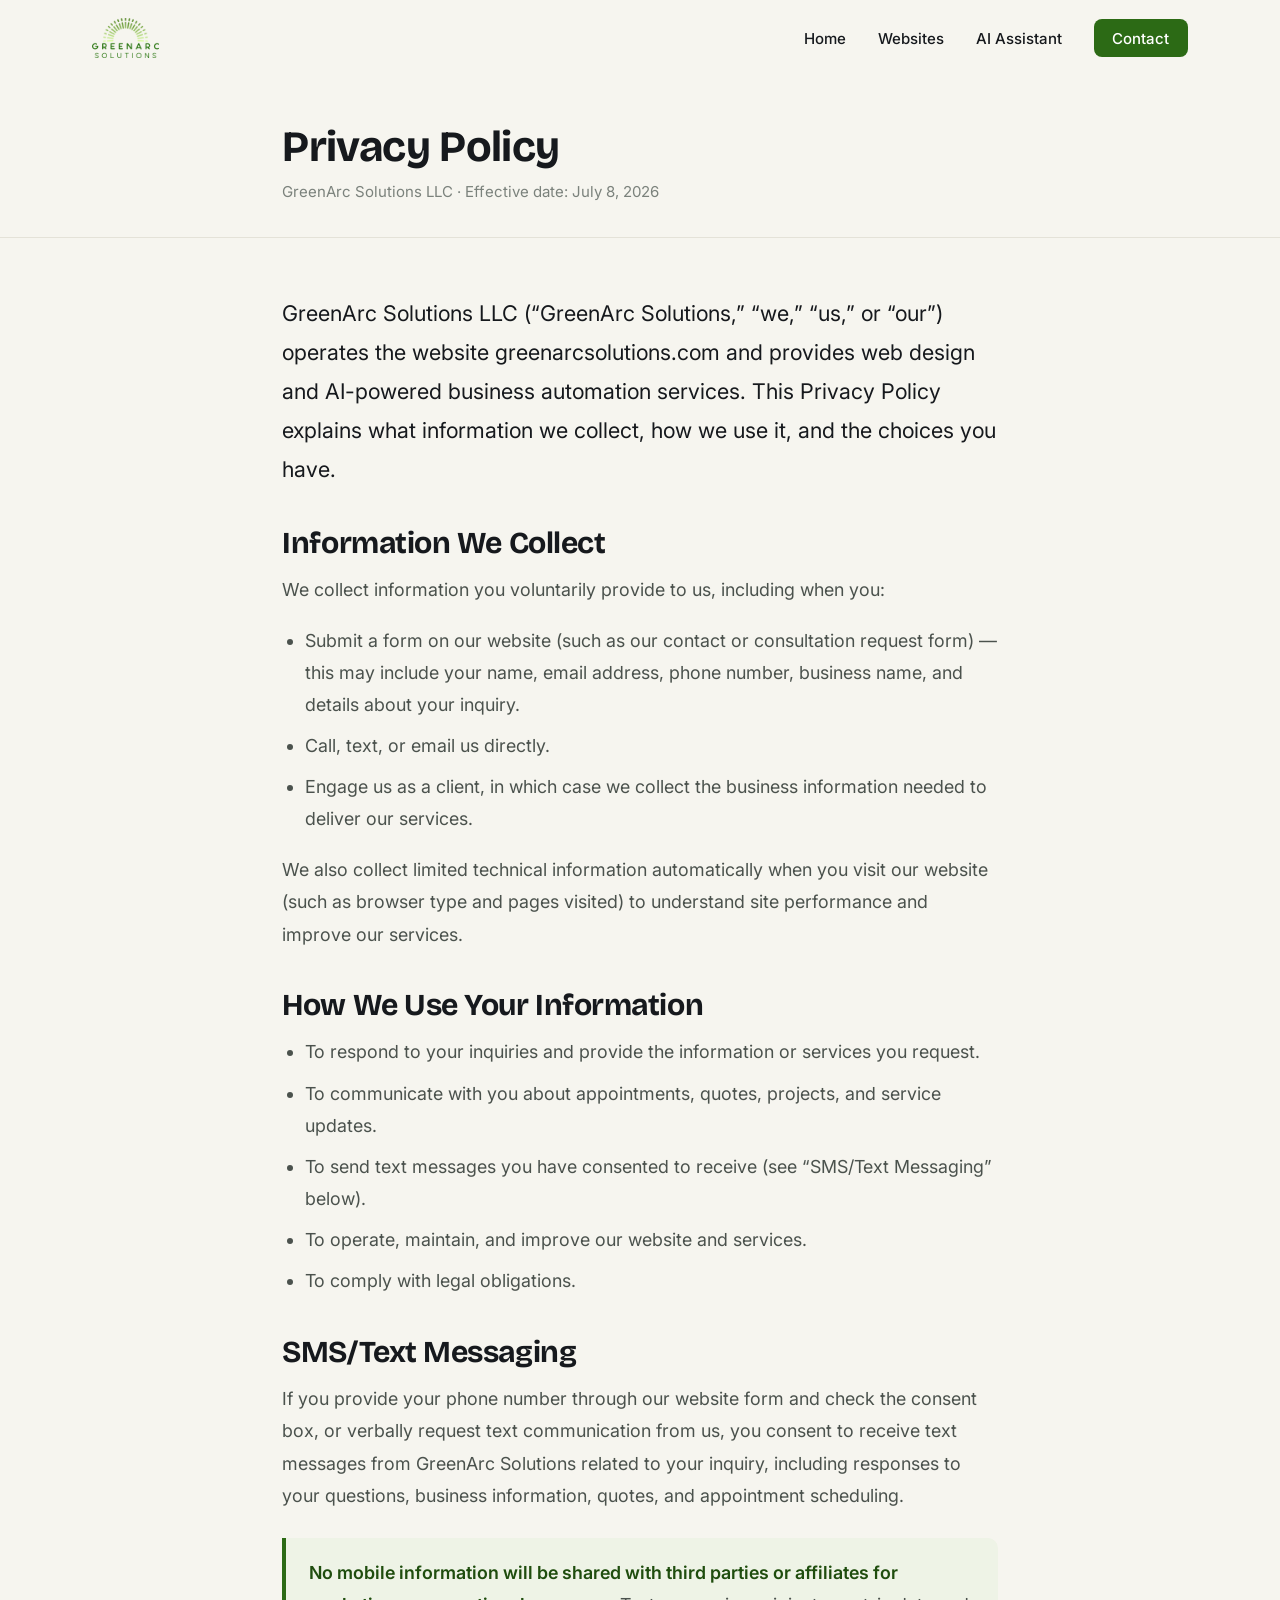
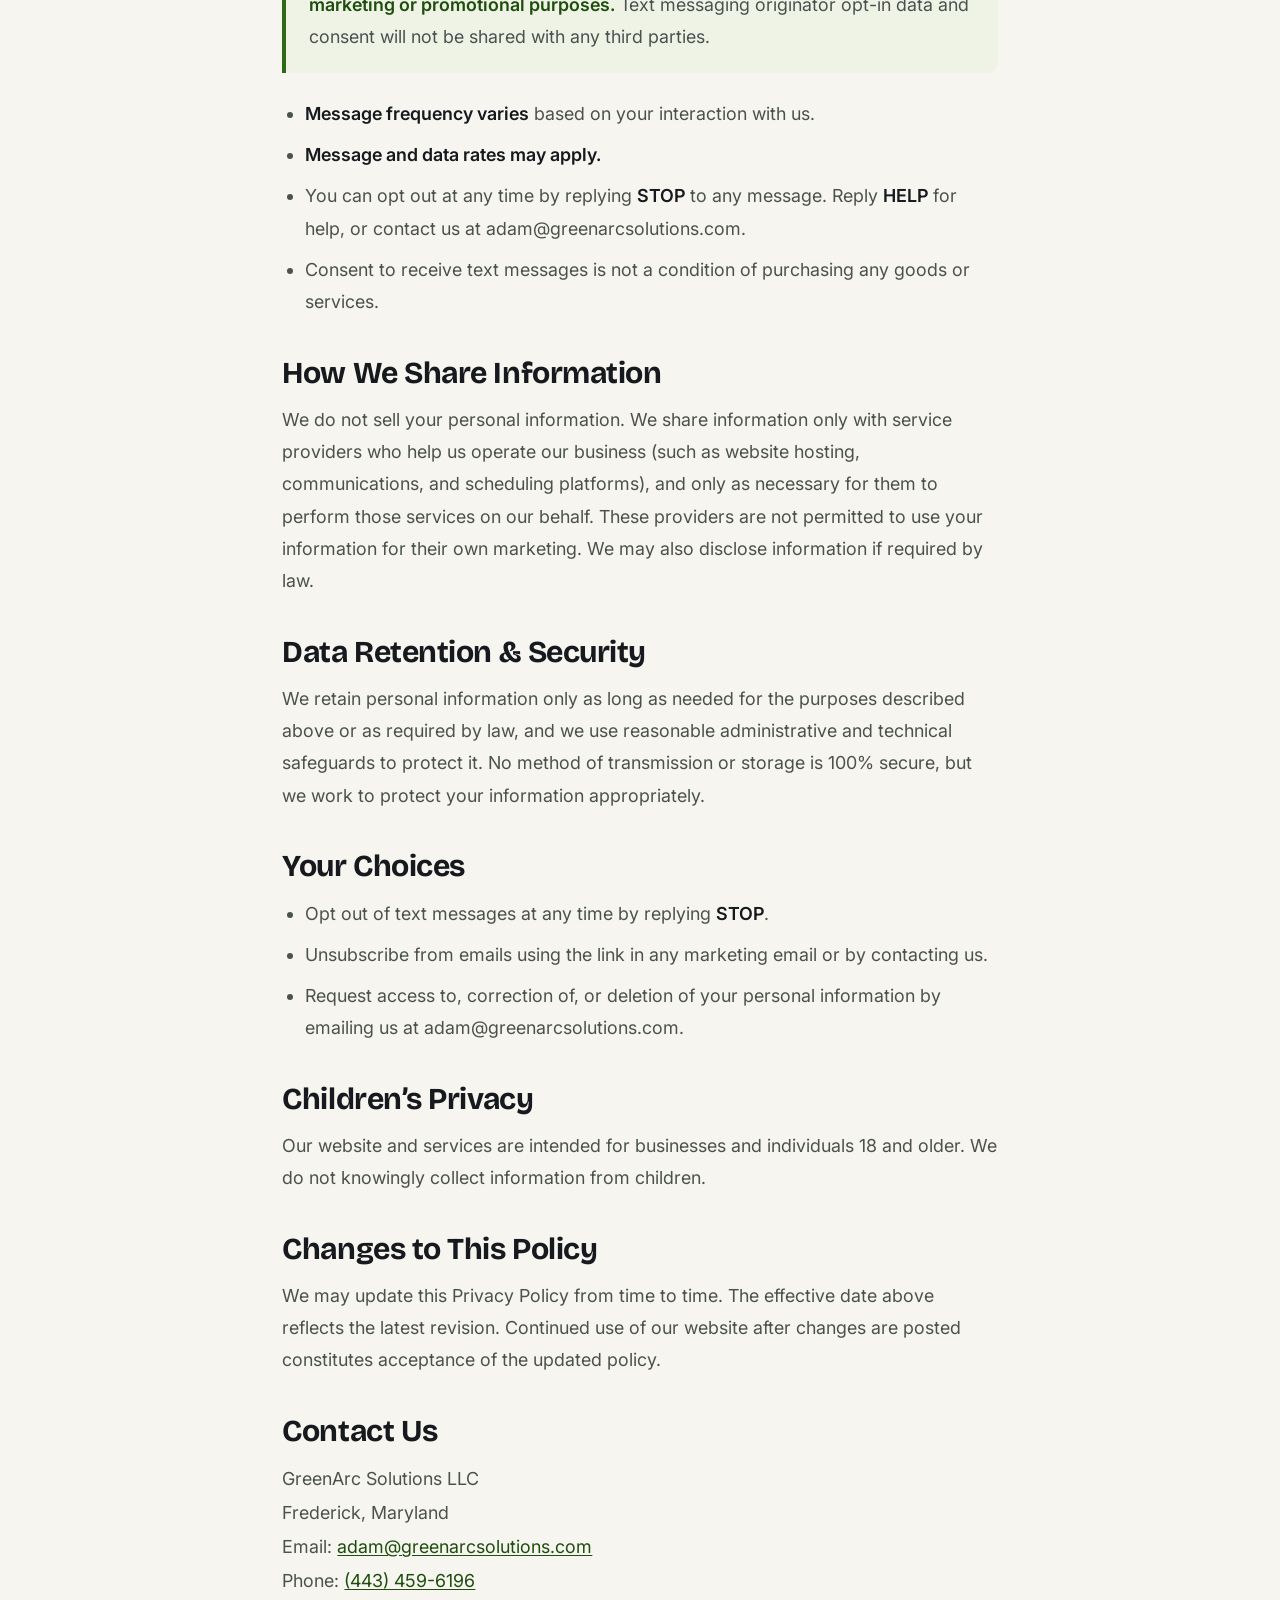
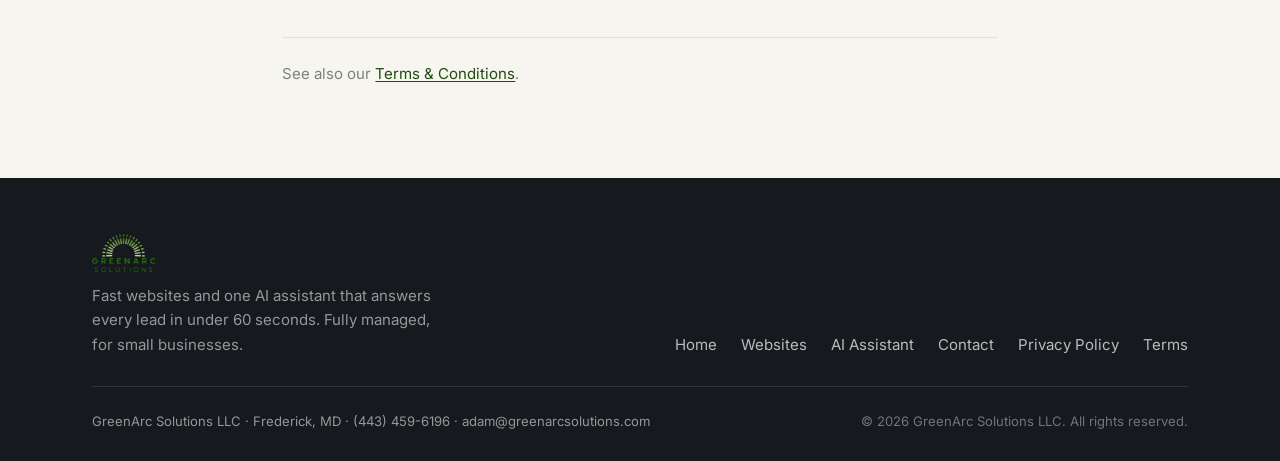
<file: privacy.html>
<!DOCTYPE html>
<html lang="en">
<head>
    <meta charset="UTF-8">
    <meta name="viewport" content="width=device-width, initial-scale=1.0">
    <title>Privacy Policy | GreenArc Solutions</title>
    <meta name="description" content="GreenArc Solutions LLC Privacy Policy — what information we collect, how we use it, and your choices, including our SMS/text messaging practices.">
    <meta name="robots" content="index, follow">
    <link rel="canonical" href="https://greenarcsolutions.com/privacy">

    <!-- Open Graph / Social -->
    <meta property="og:type" content="website">
    <meta property="og:site_name" content="GreenArc Solutions">
    <meta property="og:locale" content="en_US">
    <meta property="og:title" content="Privacy Policy | GreenArc Solutions">
    <meta property="og:description" content="How GreenArc Solutions collects, uses, and protects your information.">
    <meta property="og:url" content="https://greenarcsolutions.com/privacy">
    <meta property="og:image" content="https://greenarcsolutions.com/assets/images/og-image.png">

    <!-- Favicon -->
    <link rel="icon" type="image/png" sizes="96x96" href="assets/icons/favicon-96x96.png">
    <link rel="icon" type="image/svg+xml" href="assets/icons/favicon.svg">
    <link rel="shortcut icon" href="assets/icons/favicon.ico">
    <link rel="apple-touch-icon" sizes="180x180" href="assets/icons/apple-touch-icon.png">
    <link rel="manifest" href="assets/icons/site.webmanifest">

    <!-- Fonts -->
    <link rel="preconnect" href="https://fonts.googleapis.com">
    <link rel="preconnect" href="https://fonts.gstatic.com" crossorigin>
    <link href="https://fonts.googleapis.com/css2?family=Bricolage+Grotesque:wght@600;700;800&family=Inter:wght@400;500;600&display=swap" rel="stylesheet">

    <!-- Styles -->
    <link rel="stylesheet" href="main.css">
</head>
<body class="legal-page">
    <!-- Skip to main content -->
    <a href="#main" class="skip-link">Skip to main content</a>

    <!-- Header / Navigation -->
    <header class="site-header" id="header">
        <nav class="nav-container" aria-label="Main navigation">
            <a href="/" class="nav-logo" aria-label="GreenArc Solutions home">
                <img src="assets/images/fulllogo_transparent_nobuffer.png" alt="GreenArc Solutions" width="66" height="40" />
            </a>
            <button class="nav-toggle" aria-label="Toggle menu" aria-expanded="false">
                <span class="hamburger"></span>
            </button>
            <ul class="nav-links">
                <li><a href="/">Home</a></li>
                <li><a href="/websites">Websites</a></li>
                <li><a href="/ai-agents">AI Assistant</a></li>
                <li><a href="/#contact" class="nav-cta">Contact</a></li>
            </ul>
        </nav>
    </header>

    <main id="main">
        <!-- Page header -->
        <section class="legal-hero">
            <div class="container">
                <h1>Privacy Policy</h1>
                <p class="legal-subtitle">GreenArc Solutions LLC &middot; Effective date: July 8, 2026</p>
            </div>
        </section>

        <!-- Content -->
        <section class="legal-content">
            <div class="container">
                <article class="legal-prose">
                    <p>GreenArc Solutions LLC (&ldquo;GreenArc Solutions,&rdquo; &ldquo;we,&rdquo; &ldquo;us,&rdquo; or &ldquo;our&rdquo;) operates the website greenarcsolutions.com and provides web design and AI-powered business automation services. This Privacy Policy explains what information we collect, how we use it, and the choices you have.</p>

                    <h2>Information We Collect</h2>
                    <p>We collect information you voluntarily provide to us, including when you:</p>
                    <ul>
                        <li>Submit a form on our website (such as our contact or consultation request form) &mdash; this may include your name, email address, phone number, business name, and details about your inquiry.</li>
                        <li>Call, text, or email us directly.</li>
                        <li>Engage us as a client, in which case we collect the business information needed to deliver our services.</li>
                    </ul>
                    <p>We also collect limited technical information automatically when you visit our website (such as browser type and pages visited) to understand site performance and improve our services.</p>

                    <h2>How We Use Your Information</h2>
                    <ul>
                        <li>To respond to your inquiries and provide the information or services you request.</li>
                        <li>To communicate with you about appointments, quotes, projects, and service updates.</li>
                        <li>To send text messages you have consented to receive (see &ldquo;SMS/Text Messaging&rdquo; below).</li>
                        <li>To operate, maintain, and improve our website and services.</li>
                        <li>To comply with legal obligations.</li>
                    </ul>

                    <h2>SMS/Text Messaging</h2>
                    <p>If you provide your phone number through our website form and check the consent box, or verbally request text communication from us, you consent to receive text messages from GreenArc Solutions related to your inquiry, including responses to your questions, business information, quotes, and appointment scheduling.</p>

                    <div class="legal-callout">
                        <p><strong>No mobile information will be shared with third parties or affiliates for marketing or promotional purposes.</strong> Text messaging originator opt-in data and consent will not be shared with any third parties.</p>
                    </div>

                    <ul>
                        <li><strong>Message frequency varies</strong> based on your interaction with us.</li>
                        <li><strong>Message and data rates may apply.</strong></li>
                        <li>You can opt out at any time by replying <strong>STOP</strong> to any message. Reply <strong>HELP</strong> for help, or contact us at adam@greenarcsolutions.com.</li>
                        <li>Consent to receive text messages is not a condition of purchasing any goods or services.</li>
                    </ul>

                    <h2>How We Share Information</h2>
                    <p>We do not sell your personal information. We share information only with service providers who help us operate our business (such as website hosting, communications, and scheduling platforms), and only as necessary for them to perform those services on our behalf. These providers are not permitted to use your information for their own marketing. We may also disclose information if required by law.</p>

                    <h2>Data Retention &amp; Security</h2>
                    <p>We retain personal information only as long as needed for the purposes described above or as required by law, and we use reasonable administrative and technical safeguards to protect it. No method of transmission or storage is 100% secure, but we work to protect your information appropriately.</p>

                    <h2>Your Choices</h2>
                    <ul>
                        <li>Opt out of text messages at any time by replying <strong>STOP</strong>.</li>
                        <li>Unsubscribe from emails using the link in any marketing email or by contacting us.</li>
                        <li>Request access to, correction of, or deletion of your personal information by emailing us at adam@greenarcsolutions.com.</li>
                    </ul>

                    <h2>Children&rsquo;s Privacy</h2>
                    <p>Our website and services are intended for businesses and individuals 18 and older. We do not knowingly collect information from children.</p>

                    <h2>Changes to This Policy</h2>
                    <p>We may update this Privacy Policy from time to time. The effective date above reflects the latest revision. Continued use of our website after changes are posted constitutes acceptance of the updated policy.</p>

                    <h2>Contact Us</h2>
                    <p class="legal-contact">
                        GreenArc Solutions LLC<br>
                        Frederick, Maryland<br>
                        Email: <a href="mailto:adam@greenarcsolutions.com">adam@greenarcsolutions.com</a><br>
                        Phone: <a href="tel:+14434596196">(443) 459-6196</a>
                    </p>

                    <p class="legal-related">See also our <a href="/terms">Terms &amp; Conditions</a>.</p>
                </article>
            </div>
        </section>
    </main>

    <!-- Footer -->
    <footer class="site-footer">
        <div class="container">
            <div class="footer-top">
                <div class="footer-brand">
                    <img src="assets/images/fulllogo_transparent_nobuffer.png" alt="GreenArc Solutions" class="footer-logo" width="63" height="38" loading="lazy" decoding="async" />
                    <p>Fast websites and one AI assistant that answers every lead in under 60 seconds. Fully managed, for small businesses.</p>
                </div>
                <nav class="footer-nav" aria-label="Footer navigation">
                    <a href="/">Home</a>
                    <a href="/websites">Websites</a>
                    <a href="/ai-agents">AI Assistant</a>
                    <a href="/#contact">Contact</a>
                    <a href="/privacy">Privacy Policy</a>
                    <a href="/terms">Terms</a>
                </nav>
            </div>
            <div class="footer-bottom">
                <p class="footer-nap">GreenArc Solutions LLC &middot; Frederick, MD &middot; <a href="tel:+14434596196">(443) 459-6196</a> &middot; <a href="mailto:adam@greenarcsolutions.com">adam@greenarcsolutions.com</a></p>
                <p class="copy">&copy; <span id="currentYear"></span> GreenArc Solutions LLC. All rights reserved.</p>
            </div>
        </div>
    </footer>

    <script src="script.js"></script>
</body>
</html>
</file>
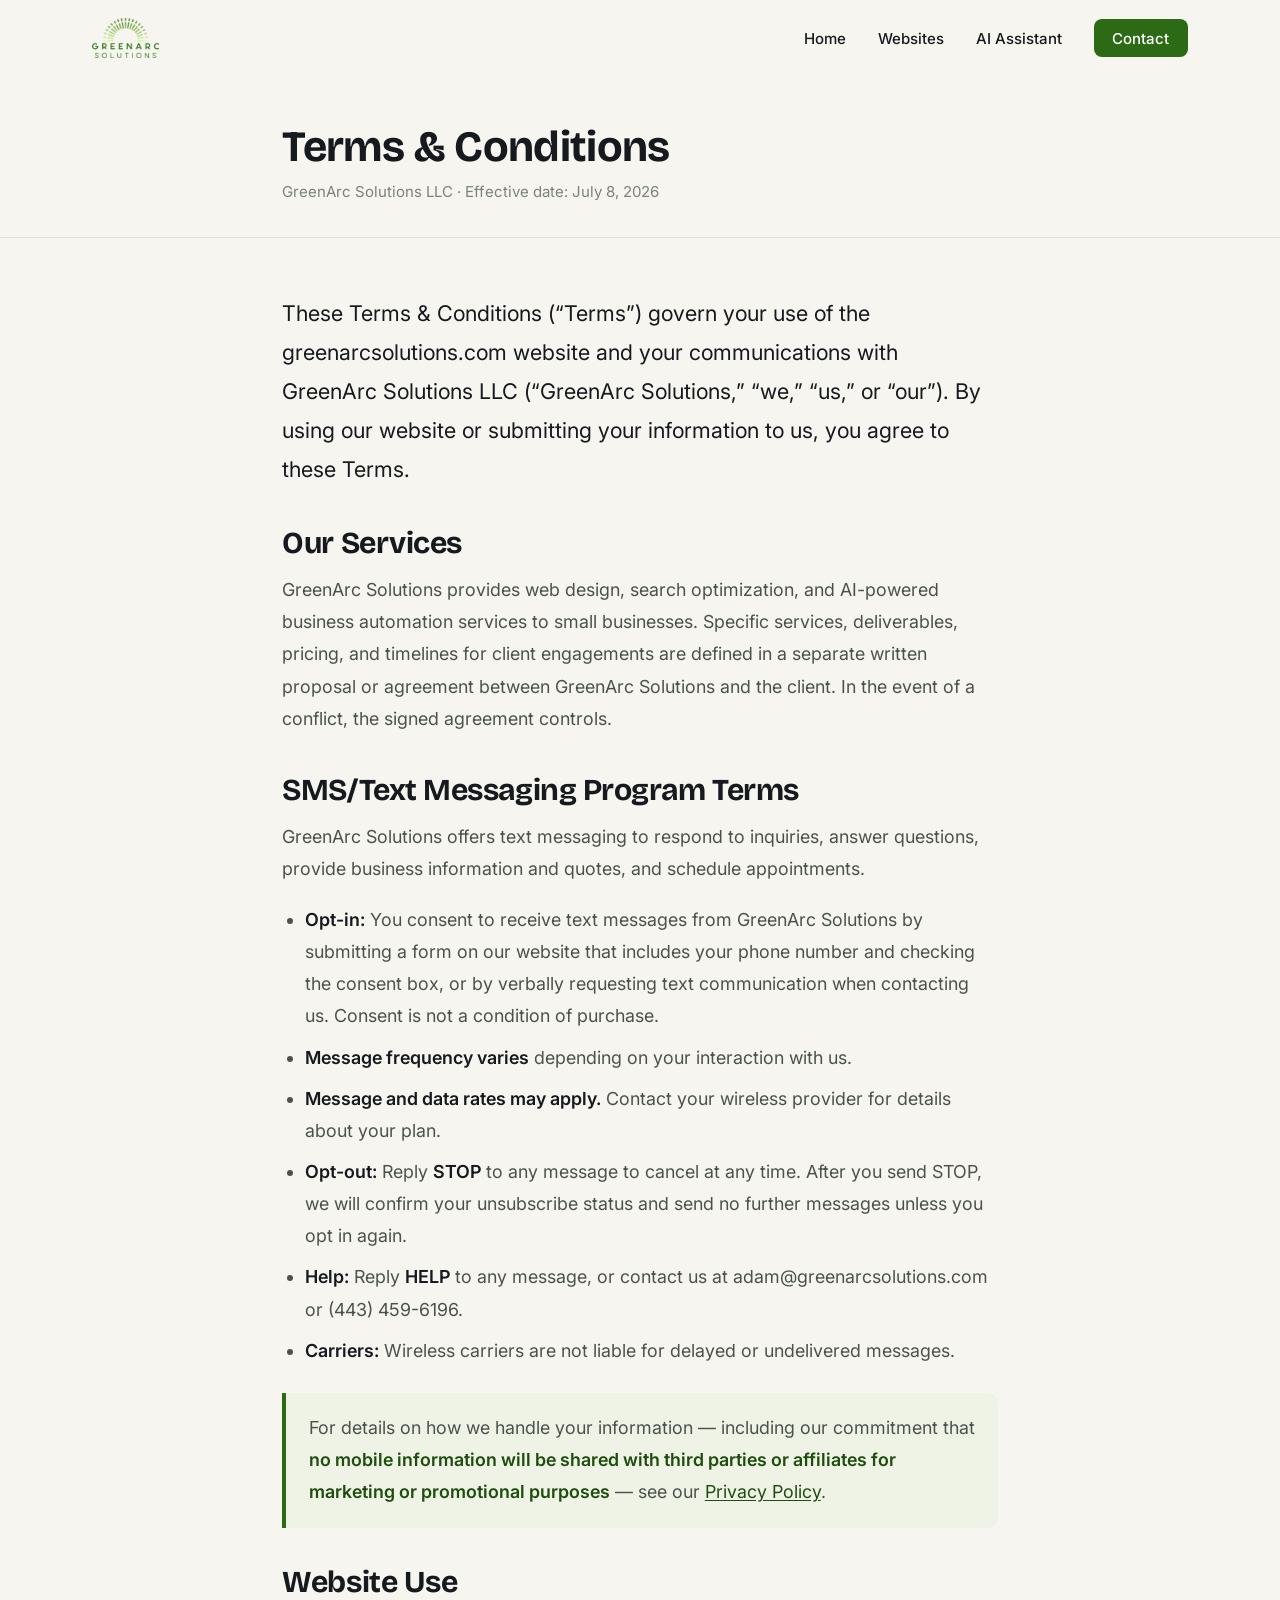
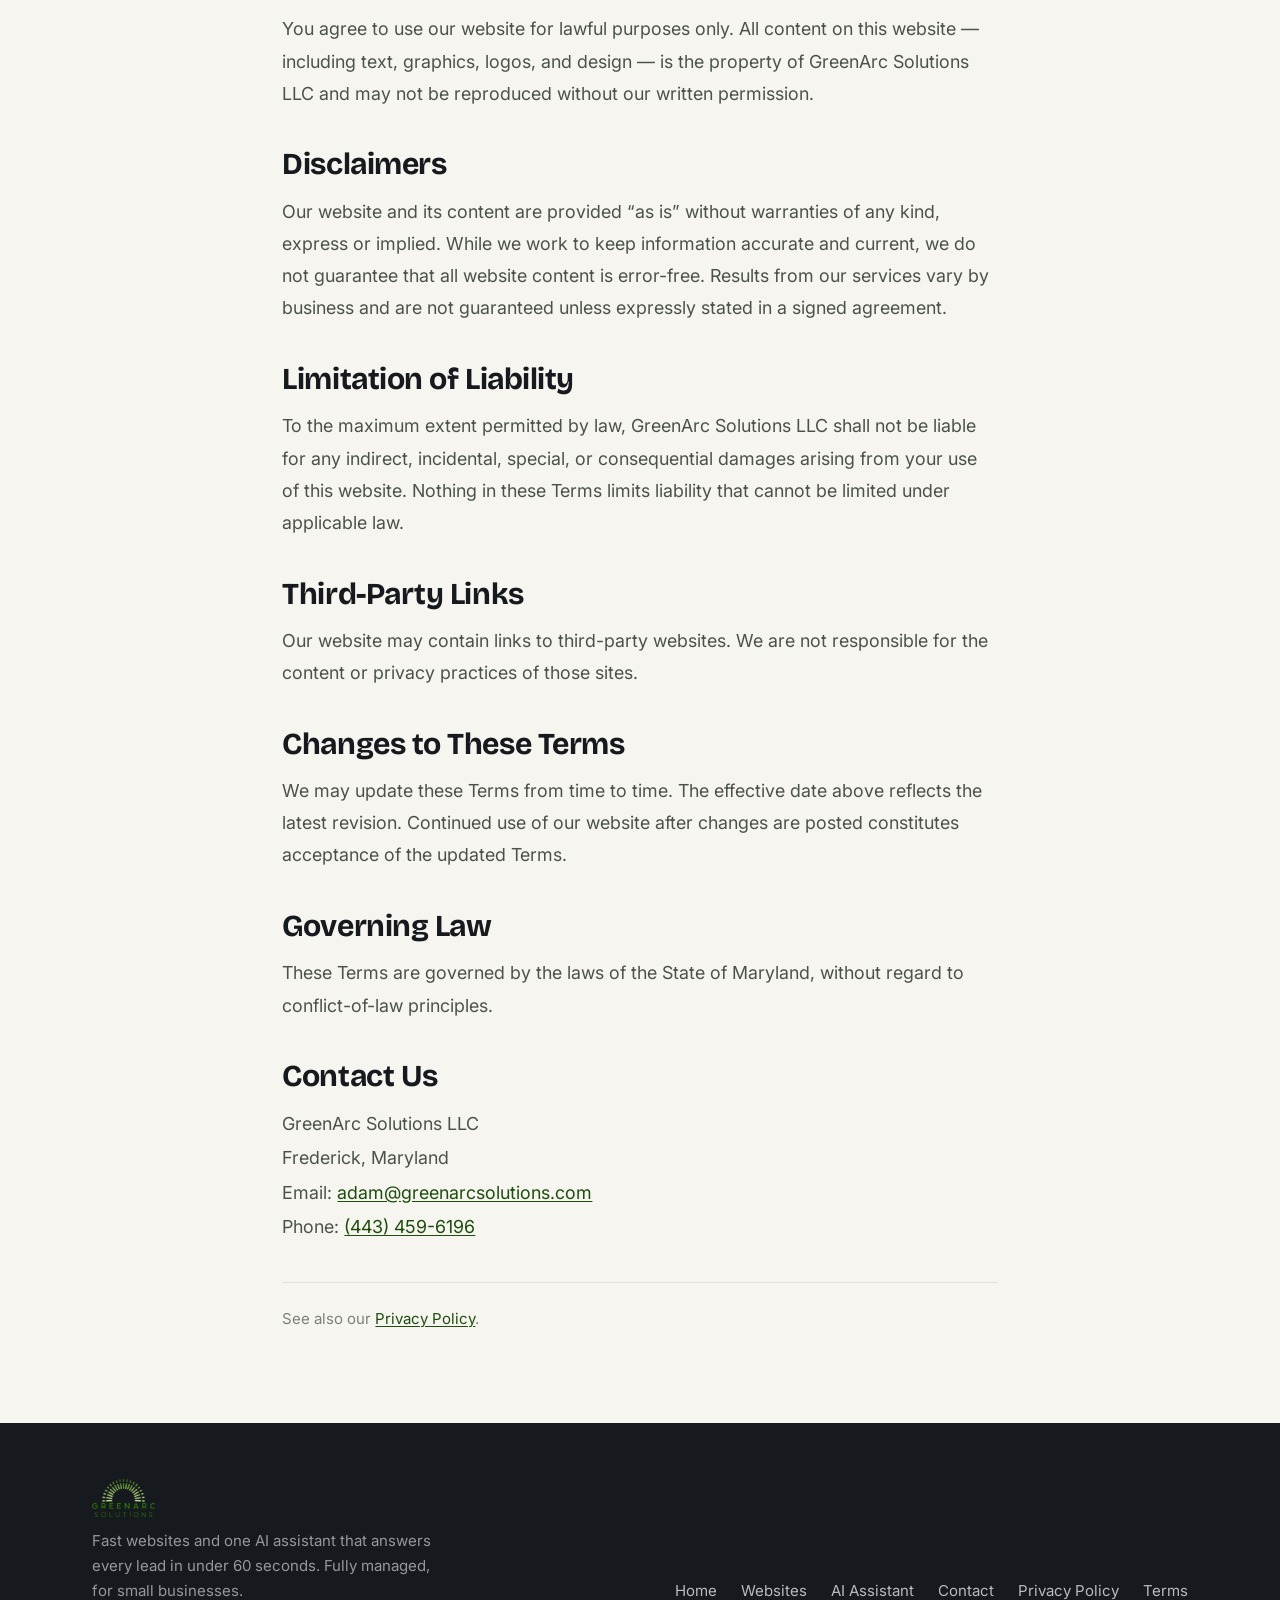
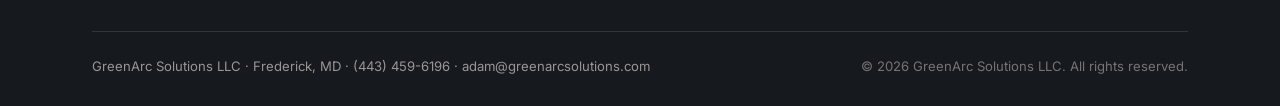
<file: terms.html>
<!DOCTYPE html>
<html lang="en">
<head>
    <meta charset="UTF-8">
    <meta name="viewport" content="width=device-width, initial-scale=1.0">
    <title>Terms &amp; Conditions | GreenArc Solutions</title>
    <meta name="description" content="GreenArc Solutions LLC Terms &amp; Conditions governing use of greenarcsolutions.com and our SMS/text messaging program.">
    <meta name="robots" content="index, follow">
    <link rel="canonical" href="https://greenarcsolutions.com/terms">

    <!-- Open Graph / Social -->
    <meta property="og:type" content="website">
    <meta property="og:site_name" content="GreenArc Solutions">
    <meta property="og:locale" content="en_US">
    <meta property="og:title" content="Terms &amp; Conditions | GreenArc Solutions">
    <meta property="og:description" content="Terms governing use of greenarcsolutions.com and our SMS/text messaging program.">
    <meta property="og:url" content="https://greenarcsolutions.com/terms">
    <meta property="og:image" content="https://greenarcsolutions.com/assets/images/og-image.png">

    <!-- Favicon -->
    <link rel="icon" type="image/png" sizes="96x96" href="assets/icons/favicon-96x96.png">
    <link rel="icon" type="image/svg+xml" href="assets/icons/favicon.svg">
    <link rel="shortcut icon" href="assets/icons/favicon.ico">
    <link rel="apple-touch-icon" sizes="180x180" href="assets/icons/apple-touch-icon.png">
    <link rel="manifest" href="assets/icons/site.webmanifest">

    <!-- Fonts -->
    <link rel="preconnect" href="https://fonts.googleapis.com">
    <link rel="preconnect" href="https://fonts.gstatic.com" crossorigin>
    <link href="https://fonts.googleapis.com/css2?family=Bricolage+Grotesque:wght@600;700;800&family=Inter:wght@400;500;600&display=swap" rel="stylesheet">

    <!-- Styles -->
    <link rel="stylesheet" href="main.css">
</head>
<body class="legal-page">
    <!-- Skip to main content -->
    <a href="#main" class="skip-link">Skip to main content</a>

    <!-- Header / Navigation -->
    <header class="site-header" id="header">
        <nav class="nav-container" aria-label="Main navigation">
            <a href="/" class="nav-logo" aria-label="GreenArc Solutions home">
                <img src="assets/images/fulllogo_transparent_nobuffer.png" alt="GreenArc Solutions" width="66" height="40" />
            </a>
            <button class="nav-toggle" aria-label="Toggle menu" aria-expanded="false">
                <span class="hamburger"></span>
            </button>
            <ul class="nav-links">
                <li><a href="/">Home</a></li>
                <li><a href="/websites">Websites</a></li>
                <li><a href="/ai-agents">AI Assistant</a></li>
                <li><a href="/#contact" class="nav-cta">Contact</a></li>
            </ul>
        </nav>
    </header>

    <main id="main">
        <!-- Page header -->
        <section class="legal-hero">
            <div class="container">
                <h1>Terms &amp; Conditions</h1>
                <p class="legal-subtitle">GreenArc Solutions LLC &middot; Effective date: July 8, 2026</p>
            </div>
        </section>

        <!-- Content -->
        <section class="legal-content">
            <div class="container">
                <article class="legal-prose">
                    <p>These Terms &amp; Conditions (&ldquo;Terms&rdquo;) govern your use of the greenarcsolutions.com website and your communications with GreenArc Solutions LLC (&ldquo;GreenArc Solutions,&rdquo; &ldquo;we,&rdquo; &ldquo;us,&rdquo; or &ldquo;our&rdquo;). By using our website or submitting your information to us, you agree to these Terms.</p>

                    <h2>Our Services</h2>
                    <p>GreenArc Solutions provides web design, search optimization, and AI-powered business automation services to small businesses. Specific services, deliverables, pricing, and timelines for client engagements are defined in a separate written proposal or agreement between GreenArc Solutions and the client. In the event of a conflict, the signed agreement controls.</p>

                    <h2>SMS/Text Messaging Program Terms</h2>
                    <p>GreenArc Solutions offers text messaging to respond to inquiries, answer questions, provide business information and quotes, and schedule appointments.</p>
                    <ul>
                        <li><strong>Opt-in:</strong> You consent to receive text messages from GreenArc Solutions by submitting a form on our website that includes your phone number and checking the consent box, or by verbally requesting text communication when contacting us. Consent is not a condition of purchase.</li>
                        <li><strong>Message frequency varies</strong> depending on your interaction with us.</li>
                        <li><strong>Message and data rates may apply.</strong> Contact your wireless provider for details about your plan.</li>
                        <li><strong>Opt-out:</strong> Reply <strong>STOP</strong> to any message to cancel at any time. After you send STOP, we will confirm your unsubscribe status and send no further messages unless you opt in again.</li>
                        <li><strong>Help:</strong> Reply <strong>HELP</strong> to any message, or contact us at adam@greenarcsolutions.com or (443) 459-6196.</li>
                        <li><strong>Carriers:</strong> Wireless carriers are not liable for delayed or undelivered messages.</li>
                    </ul>

                    <div class="legal-callout">
                        <p>For details on how we handle your information &mdash; including our commitment that <strong>no mobile information will be shared with third parties or affiliates for marketing or promotional purposes</strong> &mdash; see our <a href="/privacy">Privacy Policy</a>.</p>
                    </div>

                    <h2>Website Use</h2>
                    <p>You agree to use our website for lawful purposes only. All content on this website &mdash; including text, graphics, logos, and design &mdash; is the property of GreenArc Solutions LLC and may not be reproduced without our written permission.</p>

                    <h2>Disclaimers</h2>
                    <p>Our website and its content are provided &ldquo;as is&rdquo; without warranties of any kind, express or implied. While we work to keep information accurate and current, we do not guarantee that all website content is error-free. Results from our services vary by business and are not guaranteed unless expressly stated in a signed agreement.</p>

                    <h2>Limitation of Liability</h2>
                    <p>To the maximum extent permitted by law, GreenArc Solutions LLC shall not be liable for any indirect, incidental, special, or consequential damages arising from your use of this website. Nothing in these Terms limits liability that cannot be limited under applicable law.</p>

                    <h2>Third-Party Links</h2>
                    <p>Our website may contain links to third-party websites. We are not responsible for the content or privacy practices of those sites.</p>

                    <h2>Changes to These Terms</h2>
                    <p>We may update these Terms from time to time. The effective date above reflects the latest revision. Continued use of our website after changes are posted constitutes acceptance of the updated Terms.</p>

                    <h2>Governing Law</h2>
                    <p>These Terms are governed by the laws of the State of Maryland, without regard to conflict-of-law principles.</p>

                    <h2>Contact Us</h2>
                    <p class="legal-contact">
                        GreenArc Solutions LLC<br>
                        Frederick, Maryland<br>
                        Email: <a href="mailto:adam@greenarcsolutions.com">adam@greenarcsolutions.com</a><br>
                        Phone: <a href="tel:+14434596196">(443) 459-6196</a>
                    </p>

                    <p class="legal-related">See also our <a href="/privacy">Privacy Policy</a>.</p>
                </article>
            </div>
        </section>
    </main>

    <!-- Footer -->
    <footer class="site-footer">
        <div class="container">
            <div class="footer-top">
                <div class="footer-brand">
                    <img src="assets/images/fulllogo_transparent_nobuffer.png" alt="GreenArc Solutions" class="footer-logo" width="63" height="38" loading="lazy" decoding="async" />
                    <p>Fast websites and one AI assistant that answers every lead in under 60 seconds. Fully managed, for small businesses.</p>
                </div>
                <nav class="footer-nav" aria-label="Footer navigation">
                    <a href="/">Home</a>
                    <a href="/websites">Websites</a>
                    <a href="/ai-agents">AI Assistant</a>
                    <a href="/#contact">Contact</a>
                    <a href="/privacy">Privacy Policy</a>
                    <a href="/terms">Terms</a>
                </nav>
            </div>
            <div class="footer-bottom">
                <p class="footer-nap">GreenArc Solutions LLC &middot; Frederick, MD &middot; <a href="tel:+14434596196">(443) 459-6196</a> &middot; <a href="mailto:adam@greenarcsolutions.com">adam@greenarcsolutions.com</a></p>
                <p class="copy">&copy; <span id="currentYear"></span> GreenArc Solutions LLC. All rights reserved.</p>
            </div>
        </div>
    </footer>

    <script src="script.js"></script>
</body>
</html>
</file>
<file: main.css>
/* ==========================================================================
   GreenArc Solutions — main.css
   Revamped pages: index / websites / ai-agents / 404
   (privacy.html + terms.html intentionally keep styles.css — do not merge here)
   Static CSS only. No build step.
   ========================================================================== */

/* ---------------------------------------------------------------------------
   1. TOKENS
   --------------------------------------------------------------------------- */
:root {
    /* Palette — 6 named tokens, anchored on GreenArc green */
    --paper: #f6f5ef;        /* warm near-white background */
    --card: #ffffff;         /* raised surfaces */
    --ink: #16191d;          /* near-black text */
    --green: #2c6a15;        /* deep green primary (from logo) */
    --green-deep: #1f4d0e;   /* darker green — hover / depth */
    --accent: #d9822b;       /* one warm accent — highlights, sparingly */

    /* Derived neutrals */
    --ink-soft: #4b524d;     /* secondary text */
    --ink-faint: #7b827c;    /* captions, meta */
    --line: #e4e2d8;         /* hairline borders on paper */
    --line-soft: #eeece4;
    --green-tint: #eef3e6;   /* pale green fill (assistant bubbles, callouts) */
    --accent-tint: #fbf0e2;  /* pale accent fill */
    --focus: rgba(44, 106, 21, 0.4);

    /* Type */
    --font-display: 'Bricolage Grotesque', 'Space Grotesk', system-ui, sans-serif;
    --font-body: 'Inter', system-ui, -apple-system, 'Segoe UI', sans-serif;

    /* Fluid type scale */
    --t-xs:   clamp(0.75rem, 0.72rem + 0.15vw, 0.82rem);
    --t-sm:   clamp(0.84rem, 0.8rem + 0.2vw, 0.94rem);
    --t-base: clamp(1rem, 0.96rem + 0.25vw, 1.12rem);
    --t-lg:   clamp(1.15rem, 1.05rem + 0.4vw, 1.35rem);
    --t-xl:   clamp(1.4rem, 1.2rem + 0.9vw, 1.9rem);
    --t-2xl:  clamp(1.8rem, 1.4rem + 1.8vw, 2.7rem);
    --t-3xl:  clamp(2.3rem, 1.7rem + 2.9vw, 3.8rem);

    --header-h: 76px;
    --maxw: 1140px;
    --radius: 14px;
    --radius-sm: 10px;
}

/* ---------------------------------------------------------------------------
   2. RESET & BASE
   --------------------------------------------------------------------------- */
*, *::before, *::after { box-sizing: border-box; margin: 0; padding: 0; }

html {
    scroll-behavior: smooth;
    scroll-padding-top: calc(var(--header-h) + 12px);
    -webkit-text-size-adjust: 100%;
}

body {
    font-family: var(--font-body);
    background: var(--paper);
    color: var(--ink);
    font-size: var(--t-base);
    line-height: 1.65;
    -webkit-font-smoothing: antialiased;
    -moz-osx-font-smoothing: grayscale;
    overflow-x: hidden;
}

body.no-scroll { overflow: hidden; }

img, svg { max-width: 100%; height: auto; display: block; }
a { color: inherit; text-decoration: none; transition: color .18s ease; }
ul { list-style: none; }
address { font-style: normal; }
strong { font-weight: 600; }

h1, h2, h3, h4 {
    font-family: var(--font-display);
    color: var(--ink);
    line-height: 1.08;
    font-weight: 700;
    letter-spacing: -0.015em;
}

/* Accessible focus */
a:focus-visible, button:focus-visible, input:focus-visible,
select:focus-visible, textarea:focus-visible {
    outline: 3px solid var(--green);
    outline-offset: 2px;
    border-radius: 4px;
}

.skip-link {
    position: absolute;
    left: -9999px;
    top: 0;
    z-index: 2000;
    background: var(--green);
    color: #fff;
    padding: .75rem 1.25rem;
    font-weight: 600;
    border-radius: 0 0 8px 0;
}
.skip-link:focus { left: 0; }

.container {
    width: 100%;
    max-width: var(--maxw);
    margin: 0 auto;
    padding: 0 1.4rem;
}

.visually-hidden {
    position: absolute; width: 1px; height: 1px;
    padding: 0; margin: -1px; overflow: hidden;
    clip: rect(0 0 0 0); white-space: nowrap; border: 0;
}

section { padding: clamp(3rem, 6vw, 5.5rem) 0; }

.section-head { max-width: 640px; margin: 0 0 clamp(1.75rem, 3.5vw, 2.75rem); }
.section-head.center { margin-inline: auto; text-align: center; }
.eyebrow {
    font-family: var(--font-body);
    font-size: var(--t-sm);
    font-weight: 600;
    letter-spacing: .04em;
    text-transform: uppercase;
    color: var(--green);
    margin-bottom: .6rem;
}
.section-head h2 { font-size: var(--t-2xl); }
.section-head p { margin-top: .85rem; color: var(--ink-soft); font-size: var(--t-lg); }

/* ---------------------------------------------------------------------------
   3. BUTTONS
   --------------------------------------------------------------------------- */
.btn {
    display: inline-flex;
    align-items: center;
    justify-content: center;
    gap: .5rem;
    font-family: var(--font-body);
    font-weight: 600;
    font-size: var(--t-base);
    line-height: 1;
    padding: .95rem 1.6rem;
    border-radius: var(--radius-sm);
    border: 2px solid transparent;
    cursor: pointer;
    transition: transform .18s ease, background-color .18s ease, border-color .18s ease, box-shadow .18s ease;
}
.btn-primary { background: var(--green); color: #fff; border-color: var(--green); }
.btn-primary:hover { background: var(--green-deep); border-color: var(--green-deep); transform: translateY(-2px); box-shadow: 0 8px 22px rgba(31,77,14,.22); }
.btn-outline { background: transparent; color: var(--green-deep); border-color: var(--green); }
.btn-outline:hover { background: var(--green); color: #fff; transform: translateY(-2px); }
.btn-full { width: 100%; }
.btn-lg { padding: 1.1rem 2rem; font-size: var(--t-lg); }

.textlink {
    color: var(--green-deep);
    font-weight: 600;
    border-bottom: 2px solid var(--green-tint);
    transition: border-color .18s ease, color .18s ease;
}
.textlink:hover { color: var(--green); border-color: var(--green); }

/* ---------------------------------------------------------------------------
   4. HEADER / NAV
   --------------------------------------------------------------------------- */
.site-header {
    position: fixed;
    inset: 0 0 auto 0;
    height: var(--header-h);
    z-index: 1000;
    background: rgba(246, 245, 239, .85);
    -webkit-backdrop-filter: blur(10px);
    backdrop-filter: blur(10px);
    border-bottom: 1px solid transparent;
    transition: border-color .25s ease, box-shadow .25s ease, background-color .25s ease;
}
.header-scrolled {
    background: rgba(246, 245, 239, .95);
    border-bottom-color: var(--line);
    box-shadow: 0 2px 16px rgba(22,25,29,.06);
}
.nav-container {
    max-width: var(--maxw);
    height: 100%;
    margin: 0 auto;
    padding: 0 1.4rem;
    display: flex;
    align-items: center;
    justify-content: space-between;
}
.nav-logo { display: flex; align-items: center; }
.nav-logo img { height: 40px; width: auto; }

.nav-links { display: flex; align-items: center; gap: 2rem; }
.nav-links a {
    font-size: var(--t-sm);
    font-weight: 500;
    color: var(--ink);
    position: relative;
}
.nav-links a:not(.nav-cta)::after {
    content: '';
    position: absolute;
    left: 0; bottom: -5px;
    width: 0; height: 2px;
    background: var(--green);
    transition: width .22s ease;
}
.nav-links a:not(.nav-cta):hover::after,
.nav-links a.active:not(.nav-cta)::after { width: 100%; }
.nav-links a:not(.nav-cta):hover,
.nav-links a.active:not(.nav-cta) { color: var(--green-deep); }

.nav-cta {
    background: var(--green);
    color: #fff !important;
    padding: .6rem 1.15rem;
    border-radius: 8px;
    transition: background-color .18s ease, transform .18s ease;
}
.nav-cta:hover { background: var(--green-deep); transform: translateY(-1px); }

.nav-toggle {
    display: none;
    background: none; border: none; cursor: pointer;
    padding: .5rem; z-index: 1001;
}
.hamburger { display: block; width: 24px; height: 2px; background: var(--ink); position: relative; transition: background .2s ease; }
.hamburger::before, .hamburger::after {
    content: ''; position: absolute; left: 0; width: 24px; height: 2px;
    background: var(--ink); transition: transform .28s ease, top .28s ease;
}
.hamburger::before { top: -7px; }
.hamburger::after { top: 7px; }
.nav-toggle[aria-expanded="true"] .hamburger { background: transparent; }
.nav-toggle[aria-expanded="true"] .hamburger::before { transform: rotate(45deg); top: 0; }
.nav-toggle[aria-expanded="true"] .hamburger::after { transform: rotate(-45deg); top: 0; }

/* ---------------------------------------------------------------------------
   5. HERO
   --------------------------------------------------------------------------- */
.hero {
    padding-top: calc(var(--header-h) + clamp(2rem, 5vw, 3.5rem));
    padding-bottom: clamp(3rem, 6vw, 5rem);
    position: relative;
    overflow: hidden;
}
.hero::before {
    content: '';
    position: absolute;
    top: -20%; right: -10%;
    width: 55vw; max-width: 720px; aspect-ratio: 1;
    background: radial-gradient(circle, rgba(44,106,21,.10), transparent 62%);
    z-index: 0;
    pointer-events: none;
}
.hero-grid {
    position: relative; z-index: 1;
    display: grid;
    grid-template-columns: 1fr;
    gap: clamp(2.25rem, 5vw, 3.5rem);
    align-items: center;
}
.hero-eyebrow {
    display: inline-block;
    font-size: var(--t-sm);
    font-weight: 600;
    letter-spacing: .04em;
    text-transform: uppercase;
    color: var(--green);
    margin-bottom: 1rem;
}
.hero h1 {
    font-size: var(--t-3xl);
    font-weight: 800;
    max-width: 15ch;
}
.hero-sub {
    margin-top: 1.25rem;
    font-size: var(--t-lg);
    color: var(--ink-soft);
    max-width: 52ch;
}
.hero-actions { margin-top: 1.9rem; display: flex; flex-wrap: wrap; gap: .9rem; }

/* ---------------------------------------------------------------------------
   6. SMS THREAD — signature element
   --------------------------------------------------------------------------- */
.sms-figure { margin: 0; }
.phone {
    width: 100%;
    max-width: 360px;
    margin-inline: auto;
    background: var(--card);
    border: 1px solid var(--line);
    border-radius: 30px;
    padding: 1.1rem 1rem 1.25rem;
    box-shadow: 0 24px 60px rgba(22,25,29,.14), 0 4px 12px rgba(22,25,29,.06);
}
.phone-notch {
    width: 42%;
    height: 6px;
    background: var(--line);
    border-radius: 999px;
    margin: .1rem auto 1rem;
}
.sms-meta {
    text-align: center;
    font-size: var(--t-xs);
    color: var(--ink-faint);
    margin-bottom: 1rem;
}
.sms-thread { display: flex; flex-direction: column; gap: .7rem; }
.bubble {
    max-width: 80%;
    padding: .7rem .9rem;
    border-radius: 16px;
    font-size: var(--t-sm);
    line-height: 1.45;
    position: relative;
}
.bubble .time {
    display: block;
    margin-top: .35rem;
    font-size: 10px;
    letter-spacing: .02em;
    color: var(--ink-faint);
}
.bubble.assistant {
    align-self: flex-start;
    background: var(--green-tint);
    color: var(--ink);
    border-bottom-left-radius: 5px;
}
.bubble.customer {
    align-self: flex-end;
    background: #eceae2;
    color: var(--ink);
    border-bottom-right-radius: 5px;
}
.bubble .who { font-weight: 600; font-size: var(--t-xs); color: var(--green-deep); display: block; margin-bottom: .15rem; }
.sms-caption {
    margin-top: 1.15rem;
    text-align: center;
    font-size: var(--t-sm);
}
.sms-caption strong { color: var(--green-deep); }
.sms-caption .accent { color: var(--accent); font-weight: 600; }

/* staggered reveal (opacity/transform only; final state persists) */
.sms-meta, .bubble, .sms-caption { opacity: 0; transform: translateY(10px); }
.animate-sms .sms-meta { animation: smsIn .5s ease forwards; }
.animate-sms .bubble:nth-of-type(1) { animation: smsIn .5s ease .35s forwards; }
.animate-sms .bubble:nth-of-type(2) { animation: smsIn .5s ease .95s forwards; }
.animate-sms .bubble:nth-of-type(3) { animation: smsIn .5s ease 1.55s forwards; }
.animate-sms .sms-caption { animation: smsIn .5s ease 2.15s forwards; }
@keyframes smsIn { to { opacity: 1; transform: translateY(0); } }

/* ---------------------------------------------------------------------------
   7. TRUST BAR
   --------------------------------------------------------------------------- */
.trust {
    padding: clamp(1.25rem, 3vw, 1.75rem) 0;
    border-top: 1px solid var(--line);
    border-bottom: 1px solid var(--line);
    background: var(--paper);
}
.trust p { text-align: center; color: var(--ink-soft); font-size: var(--t-base); font-weight: 500; margin: 0; }

/* ---------------------------------------------------------------------------
   8. PRODUCT CARDS
   --------------------------------------------------------------------------- */
.intro-line { font-size: var(--t-lg); color: var(--ink-soft); max-width: 46ch; }

.product-grid {
    display: grid;
    grid-template-columns: 1fr;
    gap: 1.5rem;
    margin-top: clamp(1.75rem, 3vw, 2.5rem);
}
.product-card {
    background: var(--card);
    border: 1px solid var(--line);
    border-radius: var(--radius);
    padding: clamp(1.75rem, 3vw, 2.4rem);
    display: flex;
    flex-direction: column;
    transition: transform .2s ease, box-shadow .2s ease, border-color .2s ease;
}
.product-card:hover { transform: translateY(-4px); box-shadow: 0 16px 40px rgba(22,25,29,.09); border-color: #d7d4c7; }
.product-card h3 { font-size: var(--t-xl); }
.product-price {
    display: inline-block;
    margin: .6rem 0 1rem;
    font-family: var(--font-display);
    font-weight: 700;
    font-size: var(--t-lg);
    color: var(--green-deep);
    background: var(--green-tint);
    padding: .25rem .7rem;
    border-radius: 8px;
}
.product-card p { color: var(--ink-soft); }
.product-card .btn, .product-card .textlink { margin-top: auto; }
.product-card .textlink { padding-top: 1.2rem; align-self: flex-start; }

.bundle-band {
    margin-top: 1.5rem;
    background: var(--green-deep);
    color: #fff;
    border-radius: var(--radius);
    padding: clamp(1.5rem, 3vw, 2.1rem) clamp(1.5rem, 3vw, 2.4rem);
}
.bundle-band h3 { color: #fff; font-size: var(--t-lg); margin-bottom: .4rem; }
.bundle-band p { color: rgba(255,255,255,.85); margin: 0; }
.bundle-band .accent { color: #f6c98a; font-weight: 600; }

/* ---------------------------------------------------------------------------
   9. FEATURE / STEP / LIST BLOCKS
   --------------------------------------------------------------------------- */
.band-alt { background: #efeee6; border-top: 1px solid var(--line); border-bottom: 1px solid var(--line); }

.lead-quote { font-size: var(--t-xl); font-family: var(--font-display); font-weight: 600; max-width: 24ch; line-height: 1.15; }

.steps {
    display: grid;
    grid-template-columns: 1fr;
    gap: 1.25rem;
    counter-reset: step;
    margin-top: clamp(1.5rem, 3vw, 2.25rem);
}
.step {
    background: var(--card);
    border: 1px solid var(--line);
    border-radius: var(--radius);
    padding: 1.5rem 1.5rem 1.6rem;
}
.step-num {
    display: inline-flex; align-items: center; justify-content: center;
    width: 38px; height: 38px; border-radius: 10px;
    background: var(--green-tint); color: var(--green-deep);
    font-family: var(--font-display); font-weight: 700; font-size: var(--t-lg);
    margin-bottom: .9rem;
}
.step h4 { font-size: var(--t-lg); margin-bottom: .35rem; }
.step p { color: var(--ink-soft); font-size: var(--t-sm); margin: 0; }

/* Three-jobs / included feature list */
.feature-list { display: grid; grid-template-columns: 1fr; gap: 1.1rem; margin-top: clamp(1.5rem, 3vw, 2.25rem); }
.feature {
    background: var(--card);
    border: 1px solid var(--line);
    border-left: 4px solid var(--green);
    border-radius: var(--radius-sm);
    padding: 1.35rem 1.5rem;
}
.feature h4 { font-size: var(--t-lg); margin-bottom: .35rem; }
.feature p { color: var(--ink-soft); margin: 0; }

.check-list { display: grid; gap: .85rem; margin-top: 1.5rem; }
.check-list li { position: relative; padding-left: 2rem; color: var(--ink-soft); }
.check-list li strong { color: var(--ink); }
.check-list li::before {
    content: '';
    position: absolute; left: 0; top: .2em;
    width: 20px; height: 20px;
    background: var(--green);
    -webkit-mask: url("data:image/svg+xml,%3Csvg xmlns='http://www.w3.org/2000/svg' viewBox='0 0 24 24' fill='none' stroke='white' stroke-width='3' stroke-linecap='round' stroke-linejoin='round'%3E%3Cpath d='M20 6 9 17l-5-5'/%3E%3C/svg%3E") center/contain no-repeat;
    mask: url("data:image/svg+xml,%3Csvg xmlns='http://www.w3.org/2000/svg' viewBox='0 0 24 24' fill='none' stroke='white' stroke-width='3' stroke-linecap='round' stroke-linejoin='round'%3E%3Cpath d='M20 6 9 17l-5-5'/%3E%3C/svg%3E") center/contain no-repeat;
    border-radius: 6px;
}

/* Timeline (day by day) */
.timeline { display: grid; gap: 1rem; margin-top: 1.5rem; }
.timeline li {
    display: grid; grid-template-columns: auto 1fr; gap: 1rem; align-items: baseline;
    padding-bottom: 1rem; border-bottom: 1px solid var(--line-soft);
}
.timeline .day { font-family: var(--font-display); font-weight: 700; color: var(--green-deep); white-space: nowrap; }
.timeline p { margin: 0; color: var(--ink-soft); }
.note { margin-top: 1.25rem; font-style: italic; color: var(--ink-faint); }

/* Pricing highlight (ai page) */
.price-box {
    background: var(--card);
    border: 1px solid var(--line);
    border-radius: var(--radius);
    padding: clamp(1.75rem, 3.5vw, 2.5rem);
    text-align: center;
    max-width: 640px;
}
.price-box .big { font-family: var(--font-display); font-weight: 800; font-size: var(--t-2xl); color: var(--ink); }
.guarantee {
    margin-top: 1.25rem;
    background: var(--accent-tint);
    border: 1px solid #efd9bd;
    border-radius: var(--radius-sm);
    padding: 1.1rem 1.25rem;
    color: var(--ink);
}
.guarantee strong { color: #a85e10; }

/* FAQ */
.faq { display: grid; gap: .75rem; margin-top: clamp(1.5rem, 3vw, 2.25rem); max-width: 760px; }
.faq details {
    background: var(--card);
    border: 1px solid var(--line);
    border-radius: var(--radius-sm);
    padding: 0 1.25rem;
}
.faq summary {
    list-style: none;
    cursor: pointer;
    font-family: var(--font-display);
    font-weight: 600;
    font-size: var(--t-base);
    padding: 1.1rem 2rem 1.1rem 0;
    position: relative;
}
.faq summary::-webkit-details-marker { display: none; }
.faq summary::after {
    content: '+';
    position: absolute; right: 0; top: 50%; transform: translateY(-50%);
    font-size: 1.4rem; color: var(--green); font-weight: 400; line-height: 1;
}
.faq details[open] summary::after { content: '\2212'; }
.faq details p { color: var(--ink-soft); padding: 0 0 1.1rem; margin: 0; font-size: var(--t-sm); }

/* ---------------------------------------------------------------------------
   10. CONTACT FORM  (styling only — markup/behavior owned by script.js)
   --------------------------------------------------------------------------- */
.contact-grid {
    display: grid;
    grid-template-columns: 1fr;
    gap: clamp(2rem, 4vw, 3rem);
    align-items: start;
}
.contact-form { display: flex; flex-direction: column; gap: 1.1rem; }
.form-group { display: flex; flex-direction: column; gap: .4rem; }
.form-group label { font-size: var(--t-sm); font-weight: 600; color: var(--ink); }
.optional-label { font-weight: 400; color: var(--ink-faint); }
.form-group input, .form-group select, .form-group textarea {
    font-family: var(--font-body);
    font-size: var(--t-base);
    padding: .8rem 1rem;
    border: 1.5px solid var(--line);
    border-radius: var(--radius-sm);
    background: var(--card);
    color: var(--ink);
    width: 100%;
    transition: border-color .18s ease, box-shadow .18s ease;
}
.form-group input:focus, .form-group select:focus, .form-group textarea:focus {
    border-color: var(--green);
    box-shadow: 0 0 0 3px var(--focus);
    outline: none;
}
.form-group input::placeholder, .form-group textarea::placeholder { color: #a9aea6; }
.form-group textarea { resize: vertical; min-height: 120px; }
.form-group select {
    appearance: none;
    background-image: url("data:image/svg+xml,%3Csvg xmlns='http://www.w3.org/2000/svg' width='16' height='16' viewBox='0 0 24 24' fill='none' stroke='%232c6a15' stroke-width='2' stroke-linecap='round' stroke-linejoin='round'%3E%3Cpath d='M6 9l6 6 6-6'/%3E%3C/svg%3E");
    background-repeat: no-repeat;
    background-position: right 1rem center;
    padding-right: 2.5rem;
}
.form-consent {
    display: flex; align-items: flex-start; gap: .6rem;
    font-size: 0.875rem; line-height: 1.5; color: var(--ink-soft);
}
.form-consent input[type="checkbox"] {
    flex-shrink: 0; width: 1rem; height: 1rem; margin-top: .2rem;
    accent-color: var(--green); cursor: pointer;
}
.form-consent label { cursor: pointer; }
.form-consent a { color: var(--green-deep); text-decoration: underline; text-underline-offset: 2px; }
.form-consent a:hover { color: var(--green); }
.form-status { font-size: var(--t-sm); font-weight: 500; margin-top: .4rem; min-height: 1.4em; }
.form-success { color: var(--green-deep); }
.form-error { color: #c0392b; }

.contact-aside { font-size: var(--t-base); }
.contact-aside h3 { font-size: var(--t-lg); margin-bottom: .6rem; }
.contact-aside a { color: var(--green-deep); font-weight: 600; }
.contact-aside a:hover { color: var(--green); }
.call-line { margin-top: 1.25rem; font-weight: 500; }
.call-line a { color: var(--green-deep); }

/* ---------------------------------------------------------------------------
   11. CTA STRIP
   --------------------------------------------------------------------------- */
.cta-strip { text-align: center; }
.cta-strip h2 { font-size: var(--t-2xl); max-width: 20ch; margin-inline: auto; }
.cta-strip .cta-actions { margin-top: 1.6rem; display: flex; flex-wrap: wrap; gap: .9rem; justify-content: center; align-items: center; }
.cta-strip .call-inline { color: var(--ink-soft); font-weight: 500; }
.cta-strip .call-inline a { color: var(--green-deep); font-weight: 600; }

/* ---------------------------------------------------------------------------
   12. FOOTER
   --------------------------------------------------------------------------- */
.site-footer {
    background: var(--ink);
    color: rgba(255,255,255,.72);
    padding: clamp(2.5rem, 5vw, 3.5rem) 0 1.75rem;
}
.footer-top {
    display: flex; flex-direction: column; gap: 1.5rem;
    align-items: flex-start;
    padding-bottom: 1.75rem;
    border-bottom: 1px solid rgba(255,255,255,.12);
}
.footer-logo { height: 38px; width: auto; }
.footer-brand p { color: rgba(255,255,255,.55); font-size: var(--t-sm); max-width: 40ch; margin-top: .75rem; }
.footer-nav { display: flex; flex-wrap: wrap; gap: 1.1rem 1.5rem; }
.footer-nav a { font-size: var(--t-sm); color: rgba(255,255,255,.7); }
.footer-nav a:hover { color: #fff; }
.footer-bottom {
    padding-top: 1.5rem;
    display: flex; flex-wrap: wrap; gap: .5rem 1rem;
    justify-content: space-between; align-items: center;
}
.footer-nap { font-size: var(--t-xs); color: rgba(255,255,255,.55); }
.footer-bottom .copy { font-size: var(--t-xs); color: rgba(255,255,255,.4); }

/* ---------------------------------------------------------------------------
   13. 404
   --------------------------------------------------------------------------- */
.error-page { min-height: 62vh; display: flex; align-items: center; text-align: center; padding-top: var(--header-h); }
.error-code { font-family: var(--font-display); font-weight: 800; font-size: clamp(4.5rem, 12vw, 8rem); color: var(--green); line-height: 1; }
.error-page h1 { font-size: var(--t-2xl); margin: .5rem 0 1rem; }
.error-page p { color: var(--ink-soft); max-width: 46ch; margin: 0 auto 1.75rem; }
.error-actions { display: flex; gap: .9rem; justify-content: center; flex-wrap: wrap; }

/* ---------------------------------------------------------------------------
   14. SCROLL REVEAL (single restrained pattern)
   --------------------------------------------------------------------------- */
.fade-in { opacity: 0; transform: translateY(16px); transition: opacity .6s ease, transform .6s ease; }
.fade-in.visible { opacity: 1; transform: none; }

/* ---------------------------------------------------------------------------
   15. RESPONSIVE
   --------------------------------------------------------------------------- */
@media (min-width: 720px) {
    .product-grid { grid-template-columns: 1fr 1fr; }
    .steps { grid-template-columns: 1fr 1fr; }
    .feature-list { grid-template-columns: 1fr; }
    .footer-top { flex-direction: row; justify-content: space-between; align-items: flex-end; }
    .footer-brand { max-width: 55%; }
}

@media (min-width: 940px) {
    .hero-grid { grid-template-columns: 1.05fr .95fr; }
    .hero h1 { font-size: var(--t-3xl); }
    .steps { grid-template-columns: repeat(4, 1fr); }
    .contact-grid { grid-template-columns: 1.15fr .85fr; gap: 3.5rem; }
    .split { display: grid; grid-template-columns: .8fr 1.2fr; gap: 3rem; align-items: start; }
}

@media (max-width: 719px) {
    .nav-toggle { display: block; }
    .nav-links {
        position: absolute;
        top: var(--header-h); left: 0; right: 0;
        background: var(--paper);
        border-bottom: 1px solid var(--line);
        flex-direction: column;
        align-items: stretch;
        gap: 0;
        padding: 0 1.4rem;
        max-height: 0;
        overflow: hidden;
        visibility: hidden;
        box-shadow: none;
        transition: max-height .32s ease, padding .32s ease;
    }
    .nav-links.nav-open {
        max-height: 360px;
        padding: 1rem 1.4rem 1.4rem;
        visibility: visible;
        box-shadow: 0 10px 24px rgba(22,25,29,.1);
    }
    .nav-links a { padding: .8rem 0; font-size: var(--t-base); }
    .nav-links a:not(.nav-cta)::after { display: none; }
    .nav-cta { text-align: center; margin-top: .6rem; }
    .hero-actions .btn, .cta-strip .cta-actions .btn { width: 100%; }
}

/* ---------------------------------------------------------------------------
   16. LEGAL / UTILITY PAGES (privacy, terms)
   --------------------------------------------------------------------------- */
.legal-hero {
    padding-top: calc(var(--header-h) + clamp(1.75rem, 4vw, 3rem));
    padding-bottom: clamp(1.25rem, 3vw, 2rem);
    border-bottom: 1px solid var(--line);
    background: var(--gradient-hero, transparent);
}
.legal-hero .container { max-width: 760px; }
.legal-hero h1 { font-size: var(--t-2xl); }
.legal-subtitle { margin-top: .6rem; color: var(--ink-faint); font-size: var(--t-sm); }

.legal-content { padding: clamp(2.5rem, 5vw, 3.5rem) 0 clamp(3rem, 6vw, 4.5rem); }
.legal-content .container { max-width: 760px; }

.legal-prose { font-size: var(--t-base); line-height: 1.8; color: var(--ink-soft); }
.legal-prose > p:first-child { font-size: var(--t-lg); color: var(--ink); }
.legal-prose h2 { font-family: var(--font-display); font-size: var(--t-xl); color: var(--ink); margin: 2.4rem 0 .9rem; }
.legal-prose p { margin-bottom: 1.15rem; }
.legal-prose ul { list-style: disc; padding-left: 1.4rem; margin-bottom: 1.15rem; }
.legal-prose li { margin-bottom: .55rem; }
.legal-prose strong { color: var(--ink); font-weight: 600; }
.legal-prose a { color: var(--green-deep); text-decoration: underline; text-underline-offset: 2px; }
.legal-prose a:hover { color: var(--green); }

.legal-callout {
    background: var(--green-tint);
    border-left: 4px solid var(--green);
    border-radius: 0 var(--radius-sm) var(--radius-sm) 0;
    padding: 1.2rem 1.4rem;
    margin: 1.6rem 0;
}
.legal-callout p { margin: 0; }
.legal-callout strong { color: var(--green-deep); }

.legal-contact { line-height: 1.9; }
.legal-related { margin-top: 2.4rem; padding-top: 1.4rem; border-top: 1px solid var(--line); font-size: var(--t-sm); color: var(--ink-faint); }

/* ---------------------------------------------------------------------------
   17. REDUCED MOTION
   --------------------------------------------------------------------------- */
@media (prefers-reduced-motion: reduce) {
    html { scroll-behavior: auto; }
    *, *::before, *::after {
        animation-duration: .001ms !important;
        animation-iteration-count: 1 !important;
        transition-duration: .001ms !important;
    }
    .sms-meta, .bubble, .sms-caption { opacity: 1 !important; transform: none !important; }
    .fade-in { opacity: 1 !important; transform: none !important; }
}
</file>
